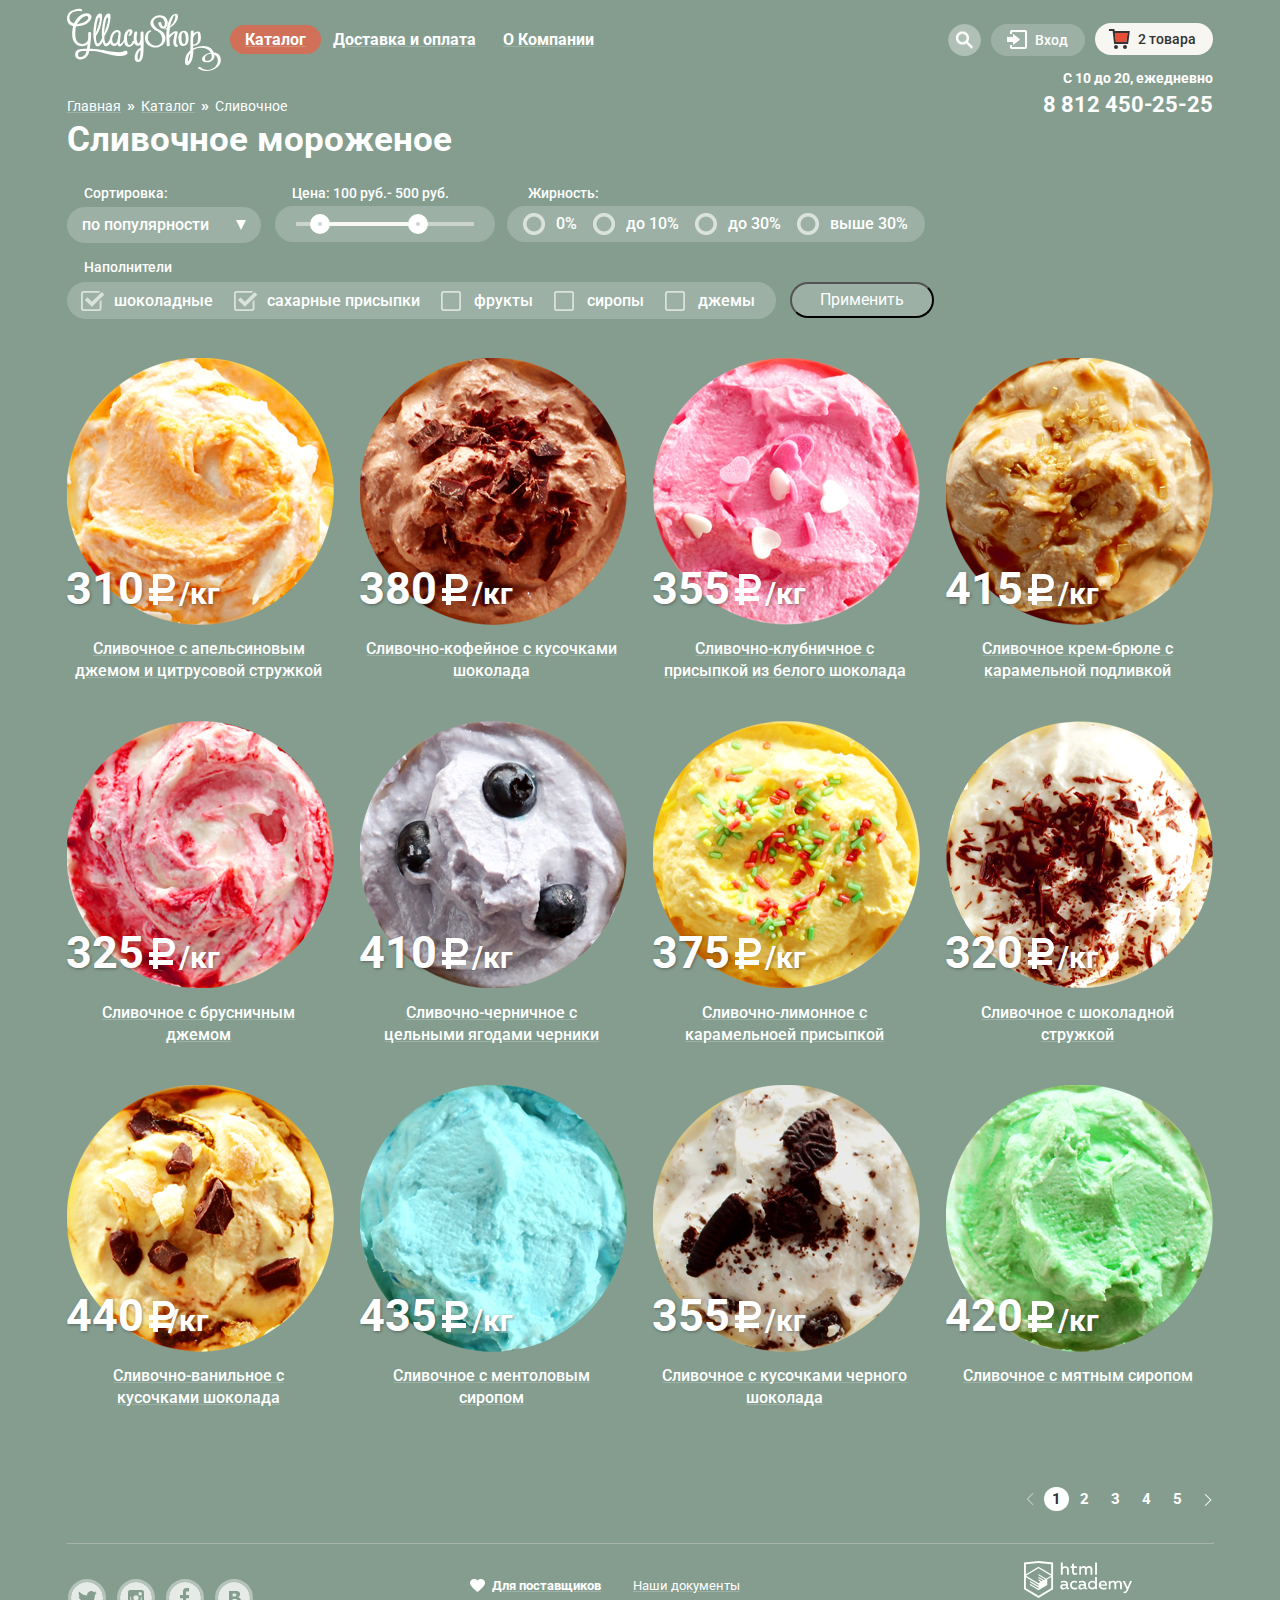
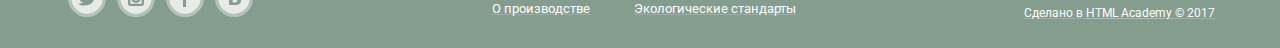
<file: catalog.html>
<!DOCTYPE html>
<html lang="ru">
<head>
    <meta charset="utf-8">
    <title>HTML Academy: Глейси</title>
    <link href="https://fonts.googleapis.com/css?family=Roboto:400,700&amp;subset=cyrillic" rel="stylesheet">
    <link rel="stylesheet" href="css/normalize.css">
    <link href="css/style.mini.css" rel="stylesheet">
</head>
<body>
<header class="main-header container">
    <a class="main-header-logo" href="index.html">
        <img src="img/index-logo.svg" width="154" height="64" alt="Логотип магазина Глейси">
    </a>
    <nav class="main-navigation">
        <ul class="site-navigation">
            <li class='has-submenu'>
                <a class="background-color background-color-red" href="catalog.html">Каталог</a>
                <ul class="submenu">
                    <li class="submenu-item submenu-item-new">
                        <a class="font-weight" href="#">Новинки</a>
                    </li>
                    <li class="submenu-item submenu-item-else">
                        <a href="catalog.html">Сливочное</a>
                    </li>
                    <li class="submenu-item submenu-item-else">
                        <a href="#">Щербеты</a>
                    </li>
                    <li class="submenu-item submenu-item-else">
                        <a href="#">Фруктовый лед</a>
                    </li>
                    <li class="submenu-item submenu-item-else">
                        <a href="#">Меролин</a>
                    </li>
                </ul>
            </li>
            <li class="delivery-and-pay">
                <a class="background-color" href="delivery_and_pay.html">Доставка и оплата</a>
            </li>
            <li class="about-us">
                <a class="background-color" href="about-us.html">О Компании</a>
            </li>
        </ul>
    </nav>
    <ul class="user-navigation">
        <li>
            <a class="main-header-btn search">
                <span></span>
            </a>
            <div class="search-window">
                <form class="search-form" method="post" action="#">
                    <input class="search-field" id="search-field" placeholder="Что ищем?" name="email">
                </form>
            </div>
        </li>
        <li>
            <a class="main-header-btn entrance">
                <span>Вход</span>
            </a>
            <div class="entrance-form">
                <form class="entrance-window" method="post" action="#">
                    <p class="entrance-field">
                        <input class="entrance-field-email" id="email" type="email" placeholder="Электронная почта"
                               name="email">
                    </p>
                    <p class="entrance-field">
                        <input class="entrance-field-password" id="password" type="password" name="password"
                               placeholder="Пароль">
                    </p>
                    <div class="form-buttons">
                        <button class="entrance-button" type="submit">Войти</button>
                        <div class="form-buttons2">
                            <a class="forget" href="#">Забыли пароль?</a>
                            <a class="sign-in" href="#">Новая регистрация</a>
                        </div>
                    </div>
                </form>
            </div>
        </li>
        <li>
            <a class="main-header-btn curt curt-full" href="#" aria-label="Корзина">
                <svg class="basket-active" xmlns="http://www.w3.org/2000/svg" width="21" height="20"
                     viewBox="0 0 21 20">
                    <path fill="#E84D37" d="M5.888 4.031L6.922 13h10.45l1.176-8.969z"/>
                    <circle fill="#343434" cx="6.984" cy="18" r="2"/>
                    <circle fill="#343434" cx="15.984" cy="18" r="2"/>
                    <path fill="#343434"
                          d="M5.657 2.031L5.422 0H0v2h3.64l1.5 13h13.988l1.699-12.969H5.657zM17.372 13H6.922L5.888 4.031h12.66L17.372 13z"/>
                </svg>
                2 товара</a>
            <section class="modal-cart">
                <h2 class="visually-hidden">Товары в корзине</h2>
                <form class="login-form" action="https://echo.htmlacademy.ru" method="post">
                    <ul class="modal-cart-list">
                        <li class="modal-cart-item">
                            <button class="modal-cart-item_close" type="button">Удалить товар</button>
                            <img class="modal-cart-item_img" src="img/product-1.jpg" width="33" height="33"
                                 alt="Пломбир с апельсиновым джемом">
                            <p class="modal-cart-item_title">Пломбир с апельсиновым джемом</p>
                            <p class="modal-cart-item_weight-cost">
                                <span class="modal-cart-item_weight">1,5 кг х</span>
                                <span class="modal-cart-item_cost">200 руб.</span>
                            </p>
                            <span class="modal-cart-item_total" aria-label="Сумма">300 руб.</span>
                        </li>
                        <li class="modal-cart-item">
                            <button class="modal-cart-item_close" type="button">Удалить товар</button>
                            <img class="modal-cart-item_img" src="img/product-3.jpg" width="33" height="33"
                                 alt="Клубничный пломбир с посыпкой из белого шоколада">
                            <p class="modal-cart-item_title">Клубничный пломбир с посыпкой из белого шоколада</p>
                            <p class="modal-cart-item_weight-cost">
                                <span class="modal-cart-item_weight">1,5 кг х</span>
                                <span class="modal-cart-item_cost" aria-label="Сумма">300 руб.</span>
                            </p>
                            <span class="modal-cart-item_total">450 руб.</span>
                        </li>
                    </ul>
                    <p class="modal-cart_total">
                        <strong>Итого: 750 руб.</strong>
                    </p>
                    <button class="cart-button button">Оформить заказ</button>
                </form>
            </section>
        </li>
    </ul>
    <ul class="container breadcrumbs">
        <li>
            <a href="index.html">Главная</a>
        </li>
        <li>»</li>
        <li>
            <a href="catalog.html">Каталог</a>
        </li>
        <li>»</li>
        <li class="breadcrumbs_current">Сливочное</li>
    </ul>
    <div class="mail-header-info">
        <p class="working-hours">С 10 до 20, ежедневно</p>
        <a href="tel:+78124502525" class="phone-number">8 812 450-25-25</a>
    </div>
</header>
<main class="catalog-container">
    <div class="filter container">
        <h2 class="icecream-type">Сливочное мороженое</h2>
        <form class="filter-form" method="get" action="https://echo.htmlacademy.ru">
            <div class="filter-criteria">
                <p class="sort1">Сортировка:</p>
                <p class="price">Цена: 100 руб.- 500 руб.</p>
                <p class="fat">Жирность:</p>
            </div>
            <div class="criteria-picks container">
                <ul class="criteria-list">
                    <li class="pick-sort">
                        <div class="sort">
                            <select class="filter-input filter_sort" id="filter-sort" name="sort">
                                <option value="popular-first">по популярности</option>
                                <option value="cheap-first">сначала недорогие</option>
                                <option value="expensive-first">сначала дорогие</option>
                                <option value="fat-first">по жирности</option>
                            </select>
                        </div>
                        <ul class="pick-list">
                            <li class="list-item">
                                <a href="#">Новинки</a>
                            </li>
                            <li class="list-item">
                                <a href="catalog.html">Сливочное</a>
                            </li>
                            <li class="list-item">
                                <a href="#">Щербеты</a>
                            </li>
                            <li class="list-item">
                                <a href="#">Фруктовый лед</a>
                            </li>
                        </ul>
                    </li>
                    <li class="pick-price">
                        <div class="price-controls">
                            <label class="min-price">
                                <input name="min-price" type="text" value="">
                            </label>
                            <label class="max-price">
                                <input name="max-price" type="text" value="">
                            </label>
                        </div>
                        <div class="range-filter">
                            <div class="range-controls">
                                <div class="scale">
                                    <div class="bar">
                                    </div>
                                </div>
                                <div class="toggle toggle-min">
                                </div>
                                <div class="toggle toggle-max">
                                </div>
                            </div>
                        </div>
                    </li>
                    <li class="fat-size">
                        <ul class="fat-list">
                            <li class="fat-size-pick">
                                <input class="filter-input_radio visually-hidden" type="radio" name="fat-content"
                                       value="0" id="0-fat">
                                <label for="0-fat">0%</label>
                            </li>
                            <li class="fat-size-pick">
                                <input class="filter-input_radio visually-hidden" type="radio" name="fat-content"
                                       value="0" id="1-fat">
                                <label for="1-fat">до 10%</label>
                            </li>
                            <li class="fat-size-pick">
                                <input class="filter-input_radio visually-hidden" type="radio" name="fat-content"
                                       value="0" id="2-fat">
                                <label for="2-fat">до 30%</label>
                            </li>
                            <li class="fat-size-pick">
                                <input class="filter-input_radio visually-hidden" type="radio" name="fat-content"
                                       value="0" id="3-fat">
                                <label for="3-fat">выше 30%</label>
                            </li>
                        </ul>
                    </li>
                </ul>
            </div>
            <p class="fillers container">Наполнители</p>
            <div class="fillers-line container">
                <ul class="filter-input filter_topping">
                    <li class="filter-option">
                        <input class="filter-input_checkbox visually-hidden" type="checkbox" name="chocolate"
                               id="filter-chocolate" checked>
                        <label for="filter-chocolate">шоколадные</label>
                    </li>
                    <li class="filter-option">
                        <input class="filter-input_checkbox visually-hidden" type="checkbox" name="sugar"
                               id="filter-sugar" checked>
                        <label for="filter-sugar">сахарные присыпки</label>
                    </li>
                    <li class="filter-option">
                        <input class="filter-input_checkbox visually-hidden" type="checkbox" name="fruit"
                               id="filter-fruit">
                        <label for="filter-fruit">фрукты</label>
                    </li>
                    <li class="filter-option">
                        <input class="filter-input_checkbox visually-hidden" type="checkbox" name="syrup"
                               id="filter-syrup">
                        <label for="filter-syrup">сиропы</label>
                    </li>
                    <li class="filter-option">
                        <input class="filter-input_checkbox visually-hidden" type="checkbox" name="jam" id="filter-jam">
                        <label for="filter-jam">джемы</label>
                    </li>
                </ul>
                <button class="filler-button" type="submit">Применить</button>
            </div>
        </form>
    </div>
    <section class="catalog">
        <h2 class="visually-hidden">Каталог мороженого</h2>
        <ul class="product">
            <li>
                <img src="img/product1.png" alt="Сливочное с апельсиновым джемом и цитрусовой стружкой" width="267"
                     height="267">
                <p class="item-price">310
                    <span class="product-weight">/кг</span>
                </p>
                <h3>
                    <a href="#">Сливочное с апельсиновым джемом и цитрусовой стружкой</a>
                </h3>
                <div class="product-item-hover">
                    <a href="#" class="product-item-button">Быстрый просмотр</a>
                </div>
            </li>
            <li>
                <img src="img/product2.png" width="267" height="267" alt="Сливочно-кофейное с кусочками шоколада">
                <p class="item-price">380
                    <span class="product-weight">/кг</span>
                </p>
                <h3>
                    <a href="#">Сливочно-кофейное с кусочками шоколада</a>
                </h3>
                <div class="product-item-hover">
                    <a href="#" class="product-item-button">Быстрый просмотр</a>
                </div>
            </li>
            <li>
                <img src="img/product3.png" width="267" height="267"
                     alt="Сливочно-клубничное с присыпкой из белого шоколада">
                <p class="item-price">355
                    <span class="product-weight">/кг</span>
                </p>
                <h3>
                    <a href="#">Сливочно-клубничное с присыпкой из белого шоколада</a>
                </h3>
                <div class="product-item-hover"><a href="#" class="product-item-button">Быстрый просмотр</a></div>
            </li>
            <li>
                <img src="img/product4.png" width="267" height="267" alt="Сливочное крем-брюле с карамельной подливкой">
                <p class="item-price">415
                    <span class="product-weight">/кг</span>
                </p>
                <h3>
                    <a href="#">Сливочное крем-брюле с карамельной подливкой</a>
                </h3>
                <div class="product-item-hover">
                    <a href="#" class="product-item-button">Быстрый просмотр</a>
                </div>
            </li>
            <li>
                <img src="img/product5.png" width="267" height="267"
                     alt="Сливочное с апельсиновым джемом и цитрусовой стружкой">
                <p class="item-price">325
                    <span class="product-weight">/кг</span>
                </p>
                <h3>
                    <a href="#">Сливочное с брусничным джемом</a>
                </h3>
                <div class="product-item-hover">
                    <a href="#" class="product-item-button">Быстрый просмотр</a>
                </div>
            </li>
            <li>
                <img src="img/product6.png" width="267" height="267"
                     alt="Сливочное с апельсиновым джемом и цитрусовой стружкой">
                <p class="item-price">410
                    <span class="product-weight">/кг</span>
                </p>
                <h3>
                    <a href="#">Сливочно-черничное с цельными ягодами черники</a>
                </h3>
                <div class="product-item-hover"><a href="#" class="product-item-button">Быстрый просмотр</a></div>
            </li>
            <li>
                <img src="img/product7.png" width="267" height="267"
                     alt="Сливочное с апельсиновым джемом и цитрусовой стружкой">
                <p class="item-price">375
                    <span class="product-weight">/кг</span>
                </p>
                <h3>
                    <a href="#">Сливочно-лимонное с карамельноей присыпкой</a>
                </h3>
                <div class="product-item-hover"><a href="#" class="product-item-button">Быстрый просмотр</a></div>
            </li>
            <li>
                <img src="img/product8.png" width="267" height="267"
                     alt="Сливочное с апельсиновым джемом и цитрусовой стружкой">
                <p class="item-price">320
                    <span class="product-weight">/кг</span>
                </p>
                <h3>
                    <a href="#">Сливочное с шоколадной стружкой</a>
                </h3>
                <div class="product-item-hover">
                    <a href="#" class="product-item-button">Быстрый просмотр</a>
                </div>
            </li>
            <li>
                <img src="img/product9.png" width="267" height="267"
                     alt="Сливочное с апельсиновым джемом и цитрусовой стружкой">
                <p class="item-price">440<span class="product-weight">/кг</span></p>
                <h3>
                    <a href="#">Сливочно-ванильное с кусочками шоколада</a>
                </h3>
                <div class="product-item-hover">
                    <a href="#" class="product-item-button">Быстрый просмотр</a>
                </div>
            </li>
            <li>
                <img src="img/product10.png" width="267" height="267"
                     alt="Сливочное с апельсиновым джемом и цитрусовой стружкой">
                <p class="item-price">435
                    <span class="product-weight">/кг</span>
                </p>
                <h3>
                    <a href="#">Сливочное с ментоловым сиропом</a>
                </h3>
                <div class="product-item-hover">
                    <a href="#" class="product-item-button">Быстрый просмотр</a>
                </div>
            </li>
            <li>
                <img src="img/product11.png" width="267" height="267"
                     alt="Сливочное с апельсиновым джемом и цитрусовой стружкой">
                <p class="item-price">355
                    <span class="product-weight">/кг</span>
                </p>
                <h3>
                    <a href="#">Сливочное с кусочками черного шоколада</a>
                </h3>
                <div class="product-item-hover">
                    <a href="#" class="product-item-button">Быстрый просмотр</a>
                </div>
            </li>
            <li>
                <img src="img/product12.png" width="267" height="267"
                     alt="Сливочное с апельсиновым джемом и цитрусовой стружкой">
                <p class="item-price">420
                    <span class="product-weight">/кг</span>
                </p>
                <h3>
                    <a href="#">Сливочное с мятным сиропом</a>
                </h3>
                <div class="product-item-hover">
                    <a href="#" class="product-item-button">Быстрый просмотр</a>
                </div>
            </li>
        </ul>
        <ul class="pagination">
            <li>
                <a href="#" class="product-page arrow">
                    <svg class="arrow-previous" xmlns="http://www.w3.org/2000/svg" xmlns:xlink="http://www.w3.org/1999/xlink" x="0px" y="0px" viewBox="0 0 8 12" style="enable-background:new 0 0 8 12;" xml:space="preserve">
							<style type="text/css">
							.st0 {
                                fill: #C1C6CE;
                            }
						</style>
						<path class="st0" d="m1,5.6C0.8,5.8,0.8,6.2,1,6.4l5.5,5.5C6.7,12,7,12,7.2,11.9c0.2-0.2,0.2-0.5,0-0.7L2.1,6l5.2-5.2l0,0
						c0.2-0.2,0.2-0.5,0-0.7C7-0.1,6.7-0.1,6.5,0.1L1,5.6C1,5.6,1,5.6,1,5.6z"/>
					</svg>
                </a>
            </li>
            <li>
                <a href="#" class="product-page-current">1</a>
            </li>
            <li>
                <a href="#" class="product-page">2</a>
            </li>
            <li>
                <a href="#" class="product-page">3</a>
            </li>
            <li>
                <a href="#" class="product-page">4</a>
            </li>
            <li>
                <a href="#" class="product-page">5</a>
            </li>
            <li>
                <a href="#" class="product-page arrow">
                    <svg class="arrow-next" xmlns="http://www.w3.org/2000/svg" width="8" height="12" viewBox="0 0 8 12">
                        <path fill="#C1C6CE"
                              d="M7.237 5.642L1.729.133a.506.506 0 1 0-.716.716L6.163 6l-5.151 5.15a.507.507 0 0 0 .716.717l5.509-5.509a.504.504 0 0 0 0-.716z"/>
                    </svg>
                </a>
            </li>
        </ul>
    </section>
    <hr class="hr-catalog">
</main>
<footer class="main-footer container">
    <div class="footer-social">
        <a class="social-button twitter" href="#">
            <span class="visually-hidden">Твиттер</span>
        </a>
        <a class="social-button instagram" href="#">
            <span class="visually-hidden">Инстаграм</span>
        </a>
        <a class="social-button facebook" href="#">
            <span class="visually-hidden">Фейсбук</span>
        </a>
        <a class="social-button vkontakte" href="#">
            <span class="visually-hidden">Вконтакте</span>
        </a>
    </div>
    <nav class="footer-menu">
        <ul>
            <li>
                <a class="footer-font-weight" href="#">Для поставщиков</a>
            </li>
            <li>
                <a href="#">Наши документы</a>
            </li>
            <li>
                <a href="#">О производстве</a>
            </li>
            <li>
                <a href="#">Экологические стандарты</a>
            </li>
        </ul>
    </nav>
    <div class="copyright">
        <a class="copyright-button" href="https://htmlacademy.ru/intensive/htmlcss">
            <img src="img/logo-htmlacademy.svg" width="108" height="39" alt="Логотип HTML Academy">
        </a>
        <p>Сделано в <a href="https://htmlacademy.ru/intensive/htmlcss">HTML Academy</a> © 2017</p>
    </div>
</footer>
</body>
</html>
</file>
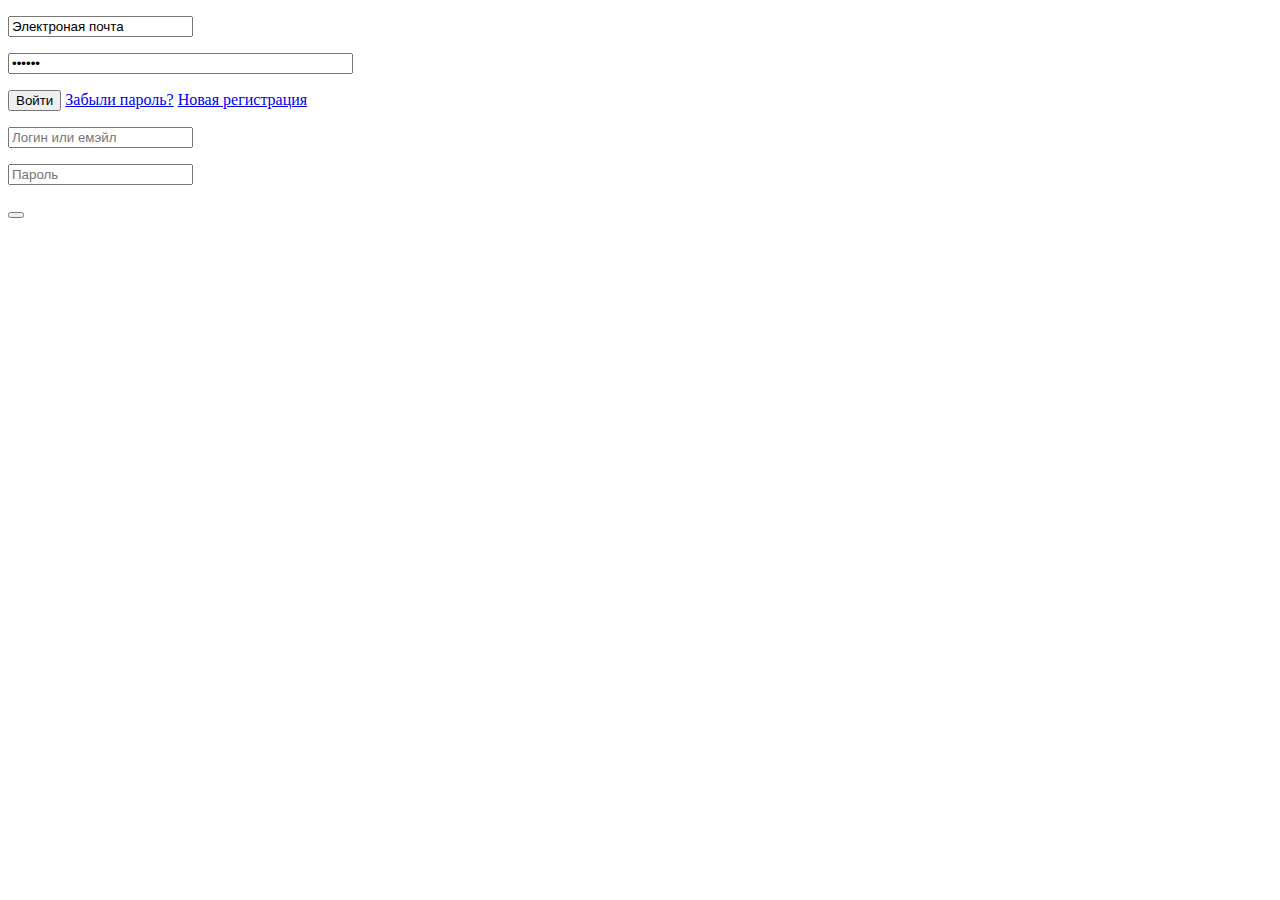
<file: form.html>
﻿<!DOCTYPE html>
<html lang="ru">
<head>
	<meta charset="utf-8">
	<title>HTML Academy: Глейси</title>
	<link href="https://fonts.googleapis.com/css?family=Roboto:400,700&amp;subset=cyrillic" rel="stylesheet">
	
</head>
<body>
		<div class="entrance-form">
			<form class="entrance-window" method="post" action="#">
				<p>
				<input id="email" type="text" placeholder="Электронная почта" value="Электроная почта" name="email">
				</p>
				<p>
				<input id="password" type="password" size="40" name="password" value="Пароль" placeholder="Пароль">
				</p>
				<button class="entrance-button" type="submit">Войти</button>
				<a class="forget" href="#">Забыли пароль?</a>
				<a class="sign-in" href="#">Новая регистрация</a>
			</form>
		</div>
			<form class="form-1">
    <p class="field">
        <input type="text" name="login" placeholder="Логин или емэйл">
        <i class="icon-user icon-large"></i>
    </p>
        <p class="field">
        <input type="password" name="password" placeholder="Пароль">
        <i class="icon-lock icon-large"></i>
    </p>       
    <p class="submit">
        <button type="submit" name="submit"><i class="icon-arrow-right icon-large"></i></button>
    </p>
</form>
</body>
</html>
</file>
<file: css/style.mini.css>
.background-color-red,.bonus-button,.mail-header-info a,.map-feedback,.pagination li a,.phone-number,.product-item a,.slider-button,.submenu-item a,.subscribe-button,h3+a{text-decoration:none}.site-wrapper,body{background-repeat:no-repeat}#product-1:checked~.site-wrapper,.site-wrapper{background-color:#849d8f;background-image:url(../img/icecream1.png)}.bonus,.catalog-hidden,.footer-menu li,.product-item,.site-navigation,.submenu-item,.user-navigation{list-style:none}.curt,.social-button path{fill:rgba(255,255,255,.8)}.item-price,.product-item-price{text-shadow:1px 1px 3px rgba(49,50,53,.5)}body{margin:0;padding:0;font-family:Roboto,Arial,sans-serif;background-color:#849d8f;background-position:top center;font-size:16px;font-weight:700;line-height:18px;color:#fff}.slide{display:none}.site-wrapper{background-position-x:center;-webkit-transition:background-image .5s ease,background-color .5s ease;-o-transition:background-image .5s ease,background-color .5s ease;transition:background-image .5s ease,background-color .5s ease}#product-2:checked~.site-wrapper{background-color:#8996a6;background-image:url(../img/icecream2.png)}#product-3:checked~.site-wrapper{background-color:#9b8b84;background-image:url(../img/icecream3.png)}.slider-button,.subscribe-button{opacity:.99;background-color:#eb543a;text-align:center}#product-1:checked~.site-wrapper #slide-1,#product-2:checked~.site-wrapper #slide-2,#product-3:checked~.site-wrapper #slide-3{width:1046px;height:666px;display:block;margin:0 auto}.slide p{display:block;text-align:center;padding-top:400px;width:700px;margin:0 auto}.slider-list{position:relative;top:-132px}.slider-controls-list{display:-webkit-box;display:-ms-flexbox;display:flex}.slider-button,.slider-controls{display:block;position:relative}.slider-controls{bottom:99px;left:-54px;padding:6px;margin:4px;font-size:0;border:2px solid #fff;border-radius:50%;width:5px;height:5px}.slider{width:1046px;height:436px;margin:0 auto 33px}.user-navigation,.working-hours{font-size:14px;font-weight:500;line-height:16px}.phone-number,.slide{font-weight:700;color:#fff}.phone-number{font-size:22px;line-height:37px;letter-spacing:-.1px}.bonus a,.catalog-hidden a,.site-navigation a,.user-navigation a{color:#fff}.slide{font-size:60px;line-height:60.35px}.slider-button{margin-left:auto;margin-right:auto;width:262px;padding:10px;font:inherit;border:none;-webkit-box-shadow:0 2px 2px rgba(172,16,0,.64);box-shadow:0 2px 2px rgba(172,16,0,.64);color:#fff;border-radius:33px;font-size:32px;font-weight:700;line-height:44px;top:-51px}.catalog-hidden{display:none;-webkit-clip-path:inset(100%);clip-path:inset(100%);clip:rect(0 0 0 0);overflow:hidden}.site-navigation:hover .catalog-hidden{display:inline;-webkit-clip-path:inset(100%);clip-path:inset(100%);clip:rect(0 0 0 0);overflow:hidden}.bonus{color:#fff}.bonus h3{font-size:35px;font-weight:700;line-height:39px}.bonus-button{background-image:-webkit-gradient(linear,left bottom,left top,from(#ca3824),to(#f26843));background-image:-webkit-linear-gradient(bottom,#ca3824,#f26843);background-image:-o-linear-gradient(bottom,#ca3824,#f26843);background-image:linear-gradient(to top,#ca3824,#f26843);cursor:pointer}.product-item-price{width:153px;height:35px;color:#fff;font-size:45px;font-weight:700;line-height:45px}.product-item-price span{font-size:30px}.product-item a{display:block;color:#fff;font-size:16px;font-weight:500;line-height:22px;margin-top:-6px;text-align:center}.features,.news,.news a{color:#323232}.features-h2{font-size:24px}.features-list,.news{list-style:none;font-size:16px;font-weight:400;line-height:22px;background-image:url(img/strawberry.png)}.features{background-image:url(../img/wafel.jpg);border-radius:15px;height:307px;width:100%;margin-bottom:40px}h2,li,p{margin:0;padding:0}.features-h2{margin:0 0 0 20px;padding:25px 0 0;font-weight:500;line-height:30px}.features-list{display:-webkit-box;display:-ms-flexbox;display:flex;-ms-flex-wrap:wrap;flex-wrap:wrap;width:100%;height:200px;margin:0;padding:0}.feature-item1,.feature-item3{position:relative;height:92px;width:562px}.feature-item2,.feature-item4{position:relative;height:105px;width:562px}.feature-item1::before,.feature-item2::before,.feature-item3::before,.feature-item4::before,.map:before{position:absolute;background-position:0 0;content:"";background-repeat:no-repeat}.feature-item1::before,.feature-item2::before,.feature-item3::before,.feature-item4::before{width:49px;height:49px}.feature-item1 p,.feature-item3 p{padding-left:75px}.feature-item1 p,.feature-item2 p{padding-top:22px}.feature-item3 p,.feature-item4 p,.news a{padding-top:5px}.feature-item2 p,.feature-item4 p{padding-left:79px}.feature-item1::before{top:8px;left:19px;background-image:url(../img/pic-icecream.png)}.feature-item2::before{top:9px;left:23px;background-image:url(../img/pic-cow.png)}.feature-item3::before{top:-9px;left:20px;background-image:url(../img/pic-leaf.png)}.feature-item4::before{top:-9px;left:23px;background-image:url(../img/pic-thermometr.png)}.news a{font-size:24px;font-weight:700;line-height:30px}.subscribe-description{color:#5a5a5a;font-size:16px;font-weight:400;line-height:22px}.subscribe-button{display:block;margin:36px 27px 0 408px;border:none;-webkit-box-shadow:0 2px 2px rgba(172,16,0,.64);box-shadow:0 2px 2px rgba(172,16,0,.64);color:#fff;border-radius:33px;font-size:18px;line-height:24px;font-weight:700;padding:10px 19px}.map{color:#323232;font-size:14px;font-weight:400;line-height:20px}.map-adress,.map-feedback,.number{font-size:18px;font-weight:700}.map:before{width:80px;height:140px;background-image:url(../img/pin.svg);top:138px;left:291px;margin:0}.map-adress,.map-feedback{line-height:24px}.map-feedback{color:#fefefe}.copyright,.footer-menu li{line-height:18px;font-weight:400}.footer-menu li{color:#fff;font-size:13px;text-decoration:none}.footer-menu a{color:#fff}.copyright{color:#fefefe;font-size:12px}.copyright a{color:#fff}.container{width:1146px;margin:0 auto;padding:0}.main-navigation{margin:0;padding:0}.main-header{padding-top:3px;display:-webkit-box;display:-ms-flexbox;display:flex;-ms-flex-wrap:wrap;flex-wrap:wrap;-webkit-box-align:center;-ms-flex-align:center;align-items:center;position:relative;z-index:1}.main-header-logo{display:block;width:154px;height:64px}.main-line,.site-navigation{height:73px}.main-line{display:flex;width:auto;-ms-flex-wrap:wrap;flex-wrap:wrap;-webkit-box-align:center;-ms-flex-align:center;align-items:center}.site-navigation{display:flex;padding:0;margin:0;width:500px;-webkit-box-align:center;-ms-flex-align:center;align-items:center}.site-navigation a{margin-left:9px;padding:5px 15px}.has-submenu{position:relative;padding:5px 0}.submenu{opacity:0;max-height:0;visibility:hidden;position:absolute;background-color:#f8f7f4;border-radius:8px;padding:0;-webkit-transition:.3s;-o-transition:.3s;transition:.3s;top:55px;left:2px;width:144px;box-shadow:0 20px 20px 0 rgba(0,0,0,.25)}.bonus,.copyright p,.footer-social,.user-navigation li,main.container{position:relative}.submenu-item{margin:0;padding-top:0}.submenu-item a{display:inline-block;vertical-align:middle;color:#323232;font-size:14px;font-weight:400;line-height:16px;margin:0;padding:8px 0 8px 22px;width:100%;box-sizing:border-box}.submenu .submenu-item:nth-child(1){height:38px;line-height:38px;position:relative;margin-bottom:4px}.has-submenu:hover .submenu{opacity:1;max-height:none;visibility:visible}.user-navigation{height:100%;margin:0 0 0 auto;display:-webkit-box;display:-ms-flexbox;display:flex;padding:0;-webkit-box-align:center;-ms-flex-align:center;align-items:center}.search{width:33px;height:33px}.user-navigation li:nth-child(3){height:34px}.main-header-btn{background-color:rgba(255,255,255,.2);padding:0 14px 0 2px;border-radius:20px;line-height:32px;height:32px;background-repeat:no-repeat;background-position:16px center;text-align:center}.search{display:block;margin:0;padding:0;background-image:url(../img/search.png);background-position-x:0}.curt,.entrance{display:block;margin:0;padding:0 15px 0 41px;background-repeat:no-repeat}.entrance{width:67px;background-image:url(../img/entrance.png)}.user-navigation li{margin-left:10px}.input-radio{display:none}.subscribe-form{width:50px}.mail-header-info{width:50%;text-align:right;margin-top:-6px}.choko,.raspberry{height:230px;width:560px;padding:0;border-radius:15px}.mail-header-info a,.mail-header-info p{margin:0;padding:0}.mail-header-info p{display:block;text-align:right;font-size:14px;font-weight:700;line-height:16px}.mail-header-info a{display:inline-block;vertical-align:middle}.main-footer a,.main-footer p,.product li h3 a{text-decoration:underline;-webkit-text-decoration-color:rgba(255,255,255,.2);text-decoration-color:rgba(255,255,255,.2)}.bonus{display:-webkit-box;display:-ms-flexbox;display:flex;padding:0;z-index:1;margin-top:-9px;margin-bottom:34px}main.container{z-index:0;margin-top:-37px}.raspberry{background-image:url(../img/raspberry.jpg);margin:0 auto 0 0}.choko{background-image:url(../img/choko.jpg);background-color:#674a42;margin:0}.bonus-h3,.bonus-p{margin-left:20px}.bonus-h3{margin-top:17px;margin-bottom:22px}.bonus-p{display:block;margin-top:-6px;font-size:18px;font-weight:700;line-height:22px}.bonus-button{display:block;margin-left:auto;margin-right:23px;margin-top:43px;padding:11px;font:inherit;text-align:center;vertical-align:bottom;border:none;-webkit-box-shadow:0 2px 2px rgba(172,16,0,.64);box-shadow:0 2px 2px rgba(172,16,0,.64);color:#fff;background-color:#eb543a;opacity:.99;border-radius:33px;font-size:18px;font-weight:700;line-height:24px}.choko .bonus-button,.raspberry .bonus-button{box-shadow:0 2px 2px rgba(172,16,0,.64);background-image:linear-gradient(to top,#e74a35 0,#f26843 100%);opacity:.99}.news,.subscribe{height:230px;border-radius:15px;background-repeat:no-repeat}.choko .bonus-button{width:165px;background-color:#fff}.raspberry .bonus-button{width:140px;background-color:#fff}.index-ads{display:flex;margin-bottom:29px}.news{background-image:url(../img/strawberry.png);margin:0 26px 0 0;width:587px}.subscribe{background-image:url(../img/subscribe.png);margin:0;width:583px}.news-header,.news-new{display:block;margin-left:20px}p.news-new{margin-top:23px;font-weight:500}.news-header{width:317px}.subscribe-description{display:block;margin-left:25px;margin-top:34px;width:506px}.main-footer{height:105px;display:flex;-webkit-box-align:center;-ms-flex-align:center;align-items:center}.main-footer a,.main-footer p{margin:0}.footer-social{display:flex;margin:0}.footer-menu{display:flex;width:326px;margin-left:219px;-webkit-box-align:center;-ms-flex-align:center;align-items:center}.footer-menu ul{margin:2px 0 0;padding:0;width:100%;height:height: 42px;display:-webkit-box;display:-ms-flexbox;display:flex;-ms-flex-wrap:wrap;flex-wrap:wrap}.catalog,.product{-ms-flex-wrap:wrap}.copyright{width:189px;margin-left:auto;margin-top:-7px}.copyright p{display:block;width:191px}.footer-menu li:nth-child(2){margin-left:12px;margin-bottom:5px}.footer-menu li:nth-child(4){margin-left:24px}.footer-menu li:nth-child(1){display:block;position:relative}.footer-menu li a:nth-child(1),.footer-menu li a:nth-child(3){margin-left:20px}.footer-menu li:nth-child(1)::before{content:"";position:absolute;width:18px;height:39px;background-image:url(../img/heart.png);background-position:0 0;top:2px;left:-2px;margin:0;background-repeat:no-repeat}.footer-social a{position:relative;opacity:.8;margin-top:4px}.footer-social a+a{margin-left:11px}.footer-social a:nth-child(1)::before{opacity:.8}.catalog{display:block;display:-webkit-box;display:-ms-flexbox;display:flex;flex-wrap:wrap;width:1200px;margin-left:auto;margin-right:auto}.product{display:-webkit-box;display:-ms-flexbox;display:flex;flex-wrap:wrap;-webkit-box-pack:justify;-ms-flex-pack:justify;justify-content:space-between;width:1172px;padding:0;margin:0 auto 38px}.product-item{text-align:center;width:267px;position:relative;padding:9px}p.product-item-price{display:block;margin:0;padding:0;min-width:168px}.product li p{position:absolute;bottom:113px;left:12px}.product li h3 a{line-height:22px;display:block;color:#fff;font-family:Roboto,Arial,sans-serif;font-size:16px;font-weight:500;text-align:center;margin:-9px 0 0;padding:0 5px;width:95%}.entrance-field-email,a.forget,a.sign-in,button.entrance-button{line-height:24px;font-family:Roboto,Arial,sans-serif}.product-item::before{content:"";position:absolute;width:61px;height:61px;background-image:url(../img/hit.png);background-position:0 0;top:5px;left:13px;margin:0;background-repeat:no-repeat}.map{position:relative;display:block;background-image:url(../img/map.png);width:1250px;height:430px;margin:0 auto}.map-feedback,a.product-item-button{background-image:-webkit-linear-gradient(bottom,#e74a35 0,#f26843 100%);background-image:-o-linear-gradient(bottom,#e74a35 0,#f26843 100%)}.contacts{position:absolute;right:77px;left:auto;width:302px;height:305px;background-color:#fff;border-radius:15px;margin-top:60px}.contacts p{padding-left:25px}.map-text{padding-top:28px}p.map-adress{padding-top:3px}.contacts p:nth-child(3){padding-top:16px}p.number{margin-top:7px}.contacts p:nth-child(5){padding-top:2px}.map-feedback{display:block;margin-top:28px;-webkit-box-shadow:0 2px 2px rgba(172,16,0,.64);box-shadow:0 2px 2px rgba(172,16,0,.64);background-color:#e84d37;background-image:-webkit-gradient(linear,left bottom,left top,from(#e74a35),to(#f26843));background-image:linear-gradient(to top,#e74a35 0,#f26843 100%);text-align:center;width:232px;margin-left:auto;margin-right:auto;padding:9px;border-radius:24px}.search-form{width:341px;height:84px;-webkit-box-shadow:0 20px 20px rgba(0,0,0,.4);box-shadow:0 20px 20px rgba(0,0,0,.4);background-color:#f8f7f4;border-radius:5px}.entrance-form{display:none}.entrance-field-email,.entrance-field-password{width:241px;background-color:#fff;margin-left:17px}.entrance-field-email{box-sizing:border-box;height:44px;border:1px solid #d3d3d2;margin-top:19px;border-radius:5px;color:#999;font-size:14px;font-weight:400}.entrance-field-email:-ms-input-placeholder,.entrance-field-password:-ms-input-placeholder,.search-field:-ms-input-placeholder{padding-left:10px}.entrance-field-password{box-sizing:border-box;height:44px;border:1px solid #d3d3d2;margin-top:21px;border-radius:5px}.entrance-field-email::-webkit-input-placeholder,.entrance-field-password::-webkit-input-placeholder{padding-left:10px;color:#999;font-family:Roboto,Arial,sans-serif;font-size:14px;font-weight:400;line-height:24px}form.entrance-window{display:flex;-ms-flex-wrap:wrap;flex-wrap:wrap;flex-direction:column;width:277px;height:214px;-webkit-box-shadow:0 20px 20px rgba(0,0,0,.4);box-shadow:0 20px 20px rgba(0,0,0,.4);background-color:#f8f7f4;border-radius:5px}button.entrance-button{border:none;display:block;margin-top:19px;background-color:#e84d37;text-align:center;margin-left:17px;border-radius:30px;padding:12px 25px;color:#fefefe;font-size:18px;font-weight:700}a.forget,a.sign-in{margin:0;padding:0;color:#323232;font-size:13px;font-weight:400}.feedback-header-email,.feedback-header-name,.feedback-header-something,.search-field{color:#999;font-size:14px;font-weight:400;line-height:24px;font-family:Roboto,Arial,sans-serif}.form-buttons{display:flex}.form-buttons2{display:-webkit-box;display:-ms-flexbox;display:flex;-webkit-box-orient:vertical;-webkit-box-direction:normal;-ms-flex-direction:column;flex-direction:column;padding-left:21px;padding-top:19px}.feedback,.search-window{display:none;position:absolute}.search-window{border-radius:5px;right:-15px;top:20px;padding:15px}.search-field{width:298px;height:39px;border:1px solid #d3d3d2;background-color:#fff;margin-top:21px;border-radius:5px;margin-left:15px;padding-left:10px}.feedback{border-radius:10px;width:478px;height:443px;background-color:#f8f7f4;margin-left:33%;margin-right:33%;z-index:55;position:fixed;top:33%}.feedback-header-email,.feedback-header-name,.feedback-header-something{margin:21px 0 20px;padding:0 0 0 10px;width:256px;height:41px;border:1px solid #d3d3d2;background-color:#fff;border-radius:5px}p.feedback-header{color:#323232;font-family:Roboto,Arial,sans-serif;font-size:24px;font-weight:700;line-height:28px;padding-top:17px}.feedback-header-email{margin-top:1px}.feedback-header-something{width:417px;height:152px;margin-top:0}.feedback-header-something::-webkit-input-placeholder{color:#999;font-family:Roboto,Arial,sans-serif;font-size:14px;font-weight:400;line-height:24px}form.feedback-window{padding-left:23px}.feedback-wrapper{width:1146px}.feedback-button{display:block;margin:2px 26px 0 auto;padding:11px 21px;font:inherit;text-align:center;border:none;-webkit-box-shadow:0 2px 2px rgba(172,16,0,.64);box-shadow:0 2px 2px rgba(172,16,0,.64);color:#fff;opacity:.99;border-radius:33px;background-color:#eb543a;font-size:18px;font-weight:700;line-height:24px}.close-button{position:absolute;font-size:0;background-color:transparent;border:0;width:18px;height:17px;top:15px;right:16px;background-image:url(../img/x.png);background-position:0 0;background-repeat:no-repeat;cursor:pointer}.filer-pick,.filler-button,.pagination li:nth-child(2) a,.pick-fat,.pick-sort{background-position:14px center;text-align:center;background-repeat:no-repeat}input.subscribe-input{height:39px;display:block;position:absolute;margin-left:27px;-webkit-box-sizing:border-box;box-sizing:border-box;color:#323232;padding:13px;border-radius:5px;width:364px;background-color:#fff;-webkit-box-shadow:inset 0 0 0 1px rgba(178,178,178,.52);box-shadow:inset 0 0 0 1px rgba(178,178,178,.52);border:0}.filer-pick,.filler-button,.pick-fat,.pick-sort{border-radius:20px;list-style:none}.criteria-list,.filer-pick,.fillers-line,.filter-criteria{display:-webkit-box;display:-ms-flexbox;display:flex;margin-top:14px;margin-bottom:5px;padding:0}.pick-fat,.pick-sort{padding:1px 0;line-height:32px;height:32px}.list-item{display:none}.filer-pick{background-color:rgba(255,255,255,.2);padding:2px 13px;line-height:32px;height:32px;margin:0}.filler-item{padding:0 10px 0 35px}.filler-button{height:36px}.fillers,.filter-criteria{font-size:14px;margin-left:17px;font-weight:500;margin-bottom:5px}.icecream-type{font-size:35px;font-weight:700;line-height:44px;margin-bottom:22px;padding-top:2px}.filter-criteria{margin-bottom:-10px}.criteria-picks{margin-bottom:16px}.sort{position:relative;margin-right:2px}.sort::after{content:'';position:absolute;top:calc(50% - 5px);right:15px;width:0;height:0;border-style:solid;border-width:10px 5.5px 0;border-color:#fff transparent transparent;-webkit-user-select:none;-moz-user-select:none;-ms-user-select:none;user-select:none;-webkit-transition:.2s;-o-transition:.2s;transition:.2s}.item-price::after,.modal-cart-list::before,.submenu-item-new::after{content:""}.sort:hover:after{border-color:#232323 transparent transparent}.price{margin-right:79px}.pick-fat{padding-right:306px}a.product-item-button{line-height:24px;margin:15px auto 0;width:172px;padding:14px;font:inherit;text-align:center;border:none;color:#fff;opacity:.99;border-radius:33px;-webkit-box-shadow:0 1px 2px #ac1000;box-shadow:0 1px 2px #ac1000;background-color:#e84d37;background-image:-webkit-gradient(linear,left bottom,left top,from(#e74a35),to(#f26843));background-image:linear-gradient(to top,#e74a35 0,#f26843 100%);font-size:18px;font-weight:700;display:none}ul.pagination{margin-left:auto;display:-webkit-box;display:-ms-flexbox;display:flex;list-style:none;margin-right:25px}.pagination a:hover{background-color:rgba(255,255,255,.2);outline:0}.pagination li a{color:#fff;font-size:15px;font-weight:700;line-height:18px}.pagination li:nth-child(2) a{padding:3px 8px;border-radius:20px;height:32px;color:#323232;background-color:#fff;margin-right:0}.filter-input_checkbox+label::before,.filter-input_radio+label::before,.filter-input_radio:checked+label::before{left:-33px;background-repeat:no-repeat;background-position:0 0;content:""}.bonus-button:focus,.bonus-button:hover,.map-feedback:focus,.map-feedback:hover,.product-item-button:focus,.product-item-button:hover,.slider-button:focus,.slider-button:hover,.subscribe-button:focus,.subscribe-button:hover{-webkit-box-shadow:0 2px 2px #ac1000;box-shadow:0 2px 2px #ac1000;background-color:#ed705e}.bonus-button:active,.entrance-button:active,.map-feedback:active,.product-item-button:active,.slider-button:active,.subscribe-button:active{-webkit-box-shadow:inset 0 2px 2px #942718;box-shadow:inset 0 2px 2px #942718;background-color:#fff;background-image:-webkit-gradient(linear,left bottom,left top,from(#f26843),to(#e74a35));background-image:-webkit-linear-gradient(bottom,#f26843 0,#e74a35 100%);background-image:-o-linear-gradient(bottom,#f26843 0,#e74a35 100%);background-image:linear-gradient(to top,#f26843 0,#e74a35 100%)}a.main-header-btn.search:hover{background-image:url(../img/search1.png)}a.main-header-btn.entrance:hover{background-color:#f8f7f4;background-image:url(../img/entrance1.png);color:#000}.background-color:active,.background-color:hover{border-radius:20px;color:#333;background-color:#f7f6f3}.submenu-item a:focus,.submenu-item a:hover{background-color:#fbded7}.submenu-item:active{background-color:#f6b5a5}.product li:hover .product-item-button{display:block;position:absolute;list-style:none;bottom:10px;left:50%;transform:translateX(-50%)}.product li:hover .product-item-hover{height:406px;-webkit-box-shadow:0 20px 20px 0 rgba(0,0,0,.4);box-shadow:0 20px 20px 0 rgba(0,0,0,.4);border-radius:20px;background-color:rgba(248,247,244,.2);position:absolute;top:0;left:0;width:100%;z-index:10}.fat-list,.filler-button,.filter-input{font-size:16px;line-height:18px;color:#fff;background-color:rgba(255,255,255,.2)}.fat-size-pick label{position:relative;display:block;cursor:pointer;-webkit-user-select:none;-moz-user-select:none;-ms-user-select:none;user-select:none}.filter-input_radio+label::before{position:absolute;width:26px;height:26px;top:-2px;background-image:url(../img/radio-off.png);opacity:.8}.filter-input_radio:checked+label::before{position:absolute;width:26px;height:26px;top:-2px;background-image:url(../img/radio-on.png);opacity:.8}.filter-input_radio+label:focus::before,.filter-input_radio+label:hover::before{opacity:1}.filter-input_radio+label:disabled::before{opacity:.4}.visually-hidden:not(:focus):not(:active),input[type=checkbox].visually-hidden,input[type=radio].visually-hidden{position:absolute;width:1px;height:1px;margin:-1px;border:0;padding:0;white-space:nowrap;-webkit-clip-path:inset(100%);clip-path:inset(100%);clip:rect(0 0 0 0);overflow:hidden}.fat-list{display:-webkit-box;display:-ms-flexbox;display:flex;font-weight:500;list-style:none;-ms-flex-pack:distribute;justify-content:space-around;padding:9px 17px 9px 23px;margin:0;border-radius:30px}.fat-size-pick{padding-left:26px;list-style:none}.filter-input{border-radius:15px;padding:5px 15px;font-weight:500;-webkit-transition:.2s;-o-transition:.2s;transition:.2s}.filter_topping{list-style:none;-ms-flex-pack:distribute;justify-content:space-around;padding:9px 21px 9px 47px;margin:0;border-radius:30px}.filter_topping li{display:inline-block;vertical-align:middle;text-align:right;position:relative}.filter_topping li+li{margin-left:50px}.filter-input_checkbox+label::before{position:absolute;width:23px;height:23px;top:-1px;background-image:url(../img/checkbox-off.png);opacity:.8}.filter-input_checkbox:checked+label::before{width:27px;background-image:url(../img/checkbox-on.png);opacity:.8}.filter-input_checkbox+label:focus::before,.filter-input_checkbox+label:hover::before{opacity:1}.filter-input_checkbox+label:disabled::before{opacity:.4}.filler-option label{position:relative;display:block;cursor:pointer;-webkit-user-select:none;-moz-user-select:none;-ms-user-select:none;user-select:none}.filler-button{position:relative;top:0;cursor:pointer;-webkit-box-shadow:none;box-shadow:none;margin:0 0 0 14px;padding:7px 28px}.price-controls input,.price-controls label{font-size:14px;line-height:16px;font-weight:500}.filler-button:hover,.filter-button:focus{color:#323232;background-image:none;background-color:rgba(255,255,255,1);-webkit-box-shadow:none;box-shadow:none;outline:0}.filler-button:active{color:#323232;background-image:none;background-color:#ededed;border:2px solid #fff;-webkit-box-shadow:inset 0 2px 1px 0 #696969;box-shadow:inset 0 2px 1px 0 #696969;outline:0}.price-controls label{width:50%}.price-controls input{font-family:Roboto,Arial,sans-serif;text-align:center;color:#fff;width:25px;padding:5px;border:none;background:0 0;cursor:pointer}.font-weight,.item-price,.submenu li:nth-child(1) a{font-weight:700}.price-controls{font-size:0;position:absolute;top:-5px;left:261px}label.max-price{margin-left:30px}.range-controls{height:20px;width:178px;position:relative;background-color:rgba(255,255,255,.2);border-radius:30px;padding-top:16px;padding-right:21px;padding-left:21px;margin-left:12px;margin-right:12px}.range-controls .scale{height:4px;background:rgba(248,247,244,.5)}.range-controls .bar{width:45%;margin-left:32px;height:4px;background:rgba(248,247,244,1)}.item-price::after,.modal-cart-item_close{background-position:0 0;background-repeat:no-repeat}.range-controls .toggle{width:4px;height:4px;padding:0;border:8px solid #fff;background-color:transparent;border-radius:50%;position:absolute;top:8px;left:0;cursor:pointer}.range-controls .toggle:hover{border:9px solid #fff}.range-controls .toggle-min{left:35px}.range-controls .toggle-max{left:133px}li{list-style:none}.submenu-item:nth-child(1):focus,.submenu-item:nth-child(1):hover{background-color:#fbded7;border-radius:10px 10px 0 0}.submenu-item:nth-child(5):focus,.submenu-item:nth-child(5):hover{background-color:#fbded7;border-radius:0 0 10px 10px}#product-1:checked~.site-wrapper .slider-controls[for=product-1],#product-2:checked~.site-wrapper .slider-controls[for=product-2],#product-3:checked~.site-wrapper .slider-controls[for=product-3]{background-color:#fff}a.main-header-btn.curt:hover{background-image:url(../img/curt.png);color:#000;outline:0;background-color:#f8f7f4}a.curt-full{background-color:#f7f6f3;color:#323232}.social-button,ul.breadcrumbs{display:-webkit-box;display:-ms-flexbox}.curt-full span,option{color:#000}label:hover{cursor:pointer}p.sort1{margin-right:124px}.background-color{margin-left:12px}.filter_sort{width:194px;cursor:pointer;-moz-appearance:none;-webkit-appearance:none;border:none;padding:9px 15px;border-radius:30px}.slider-controls-list label:focus,.slider-controls-list label:hover{background-color:rgba(248,247,244,.4)}.footer-menu a:active,.footer-menu a:focus,.footer-menu a:hover{color:#ffbc9e;-webkit-text-decoration-color:rgba(255,188,158,.2);text-decoration-color:rgba(255,188,158,.2);outline:0}.social-button{display:flex;-webkit-box-align:center;-ms-flex-align:center;align-items:center;-webkit-box-pack:center;-ms-flex-pack:center;justify-content:center;width:32px;height:32px;border-radius:50%;border:3px solid #c2cec7}.social-button:focus,.social-button:hover{opacity:1;outline:0}.background-color-red{font-weight:700;background-color:#d07058}.about-us,.delivery-and-pay{margin-left:-12px}.item-price::after{position:absolute;width:31px;height:36px;top:6px;left:81px;background-image:url(../img/ruble.svg)}.item-price{height:35px;color:#fff;font-size:45px;line-height:45px}span.product-weight{margin-left:24px;font-size:30px}.features.container{margin-bottom:40px;margin-top:-34px}ul.fat-list li+li{margin-left:23px}.fillers-line{margin-top:6px}.product li{width:267px;position:relative;padding:7px 13px 13px}.entrance-form:hover,.entrance:active+.entrance-form,.entrance:hover+.entrance-form,.search-window:hover,.search:active+.search-window,.search:hover+.search-window{display:block}.filter_sort:focus,.filter_sort:hover{color:#323232;outline:0}.breadcrumbs a,.breadcrumbs_current{font-size:14px;line-height:16px;font-weight:400}.breadcrumbs li+li{margin-left:6px}.breadcrumbs{list-style:none;padding:0;display:flex;-webkit-box-align:baseline;-ms-flex-align:baseline;align-items:baseline;width:50%;margin:0 0 -12px}.modal-cart-item,ul.pagination-list{display:-webkit-box;display:-ms-flexbox}.breadcrumbs a{color:#fff;text-decoration:underline;-webkit-text-decoration-color:rgba(255,255,255,.2);text-decoration-color:rgba(255,255,255,.2)}.breadcrumbs a:active,.breadcrumbs a:focus,.breadcrumbs a:hover{color:#ffbc9e;text-decoration:underline;-webkit-text-decoration-color:rgba(255,188,158,.2);text-decoration-color:rgba(255,188,158,.2);outline:0}.breadcrumbs_current,.curt,.product-item-button{text-decoration:none}.breadcrumbs_current{color:#fff}ul.pagination-list{list-style:none;display:flex;-webkit-box-pack:end;-ms-flex-pack:end;justify-content:flex-end;margin:0 -4px 0 0;padding:0 0 34px}.pagination-item{margin-left:2px}.pagination{position:relative;margin-bottom:13px;top:-5px}.arrow-next,.arrow-previous{position:absolute;width:8px;height:12px}.arrow-next{top:4px}.arrow-previous{top:3px;right:171px;margin-right:10px}.basket,.basket-active{width:21px;height:20px;top:6px}.arrow-next path{fill:#fff}.product-page-current,.product-page-current:active,.product-page-current:hover{color:#323232;background-color:#fff}.product-page{line-height:18px;color:#fff;border-radius:50%;padding:6px 11px}.product-page:focus,.product-page:hover{background-color:rgba(255,255,255,.2);outline:0}.arrow:focus,.arrow:hover{background-color:#849d8f}.submenu-item-else{margin-bottom:0}select{appearance:none}select::-ms-expand{display:none}.product-frame h3{margin:-5px 0 0}.cart-button{font-family:Roboto,Arial,sans-serif;font-size:18px;line-height:24px;font-weight:700;color:#fff;text-align:center;background-image:linear-gradient(to top,#ca3824,#f26843);-webkit-box-shadow:0 2px 2px 0 rgba(85,8,0,.54);box-shadow:0 2px 2px 0 rgba(85,8,0,.54);border:none;border-radius:50px;display:inline-block;vertical-align:middle;position:absolute;bottom:20px;right:14px;padding:10px 14px;cursor:pointer}.curt,.main-header-btn span{font-family:Roboto,Arial,sans-serif}.cart a,.cart_active,.cart_active a{position:relative}.cart_active a{background-color:rgba(255,255,255,.99);color:#323232;font-size:14px;padding:8px 16px 8px 44px}.cart_active a:focus,.cart_active a:hover{color:#323232;outline:0;background-color:rgba(255,255,255,.99)}.cart_active:focus .modal-cart,.cart_active:hover .modal-cart{display:block}.cart a{padding:8px 34px 8px 45px}.basket,.basket-active,.modal-cart{position:absolute}.basket{left:16px}.cart a:focus circle,.cart a:focus path,.cart a:hover circle,.cart a:hover path{fill:#000}.basket-active{left:14px}.modal-cart{background-color:#f8f7f4;width:510px;border-radius:5px;padding:20px 14px 20px 15px;-webkit-box-shadow:0 20px 20px 0 rgba(0,0,0,.4);box-shadow:0 20px 20px 0 rgba(0,0,0,.4);z-index:8;display:none;right:0;top:53px}.modal-cart-item{position:relative;display:flex;-webkit-box-pack:justify;-ms-flex-pack:justify;justify-content:space-between;-webkit-box-align:center;-ms-flex-align:center;align-items:center;width:100%;padding-left:27px;padding-right:20px;-webkit-box-sizing:border-box;box-sizing:border-box;margin-bottom:20px}.modal-cart-item_close{position:absolute;font-size:0;background-color:transparent;border:0;width:11px;height:11px;top:10px;left:6px;background-image:url(../img/cross-small.svg);cursor:pointer}.modal-cart-list{list-style:none;color:#323232;font-size:13px;line-height:16px;font-weight:400;padding:0;margin:0 0 15px;display:-webkit-box;display:-ms-flexbox;display:flex;-webkit-box-orient:vertical;-webkit-box-direction:normal;-ms-flex-direction:column;flex-direction:column;position:relative}.curt:hover+.modal-cart,.feedbackpopup{display:block}.modal-cart-list::before{position:absolute;background-color:#cacac7;width:510px;height:1px;bottom:0;left:0}.modal-cart-item_cost{color:#999}.modal-cart_total{color:#323232;font-size:15px;line-height:18px;font-weight:700;margin:0 0 60px;text-align:right}.main-header-btn span,p.working-hours{font-size:14px;line-height:16px}.modal-cart-item_img{width:33px;height:33px;border-radius:50%}.modal-cart-item_title{width:220px;margin:0}.modal-cart-item_weight-cost{margin:0}.curt{font-size:14px;font-weight:500}.footer-font-weight,p.working-hours{font-weight:700}.submenu li:last-child a:hover{background-color:#fbded7;border-radius:0 0 10px 10px}.background-color{text-decoration:underline;-webkit-text-decoration-color:rgba(255,255,255,.2);text-decoration-color:rgba(255,255,255,.2);padding:7px 14px;border-radius:20px;line-height:64px}.mail-header-mail{width:100%;text-align:right;margin-top:-6px;text-decoration:none}input[type=text],input[type=email],input[type=password]{padding-left:6px;padding-right:10px}.social-button:focus path,.social-button:hover path{fill:rgba(255,255,255,1)}.social-button:active path{fill:rgba(233,233,233,1)}.social-button:active{border:3px solid rgba(255,255,255,.7)}.twitter{background-image:url(../img/twitter.svg)}.instagram{background-image:url(../img/instagram.svg)}.facebook{background-image:url(../img/fb.svg)}.vkontakte{background-image:url(../img/vk.svg)}.main-header-btn span{font-weight:500}a.news-header{padding-top:4px}a.curt-full:hover{background-color:#f7f6f3;color:#323232}.filter{margin-bottom:32px}.hr-catalog{width:1146px;height:0;background-color:#fff;opacity:.3;margin-top:16px;margin-bottom:-1px}.copyright{margin-bottom:10px}.button:hover{color:#fefefe;background-image:-webkit-gradient(linear,left bottom,left top,from(#e74a35),to(#f26843));background-image:-webkit-linear-gradient(bottom,#e74a35,#f26843);background-image:-o-linear-gradient(bottom,#e74a35,#f26843);background-image:linear-gradient(to top,#e74a35,#f26843);-webkit-box-shadow:0 1px 2px 0 #ac1000,inset 0 0 30px rgba(255,255,255,.2);box-shadow:0 1px 2px 0 #ac1000,inset 0 0 30px rgba(255,255,255,.2)}.button:active{color:#fceeec;background-image:-webkit-gradient(linear,left top,left bottom,from(#e74a35),to(#f26843));background-image:-webkit-linear-gradient(top,#e74a35,#f26843);background-image:-o-linear-gradient(top,#e74a35,#f26843);background-image:linear-gradient(to bottom,#e74a35,#f26843);-webkit-box-shadow:inset 0 2px 2px 0 #942718,inset 0 0 30px rgba(0,0,0,.07);box-shadow:inset 0 2px 2px 0 #942718,inset 0 0 30px rgba(0,0,0,.07)}.entrance{padding:0 0 0 27px}.social-button path{fill:rgba(255,255,255,.8)}.entrance-form{padding:20px;position:absolute;top:15px;right:-22px}.submenu-item-new::after{position:absolute;bottom:1px;left:6px;width:128px;height:1px;background-color:#d1d0ce}.product-item h3{margin-top:18px}.main-footer div,.main-footer nav{margin-top:1px}.footer-social{margin-left:1px}main.catalog-container{margin-top:-7px}.submenu-item-new a{padding-top:0;padding-bottom:0}.submenu-item-else:last-child{padding-bottom:5px}.submenu-item-else:last-child a{padding-top:3px}.main-header-btn.curt{width:118px;box-sizing:border-box}
</file>
